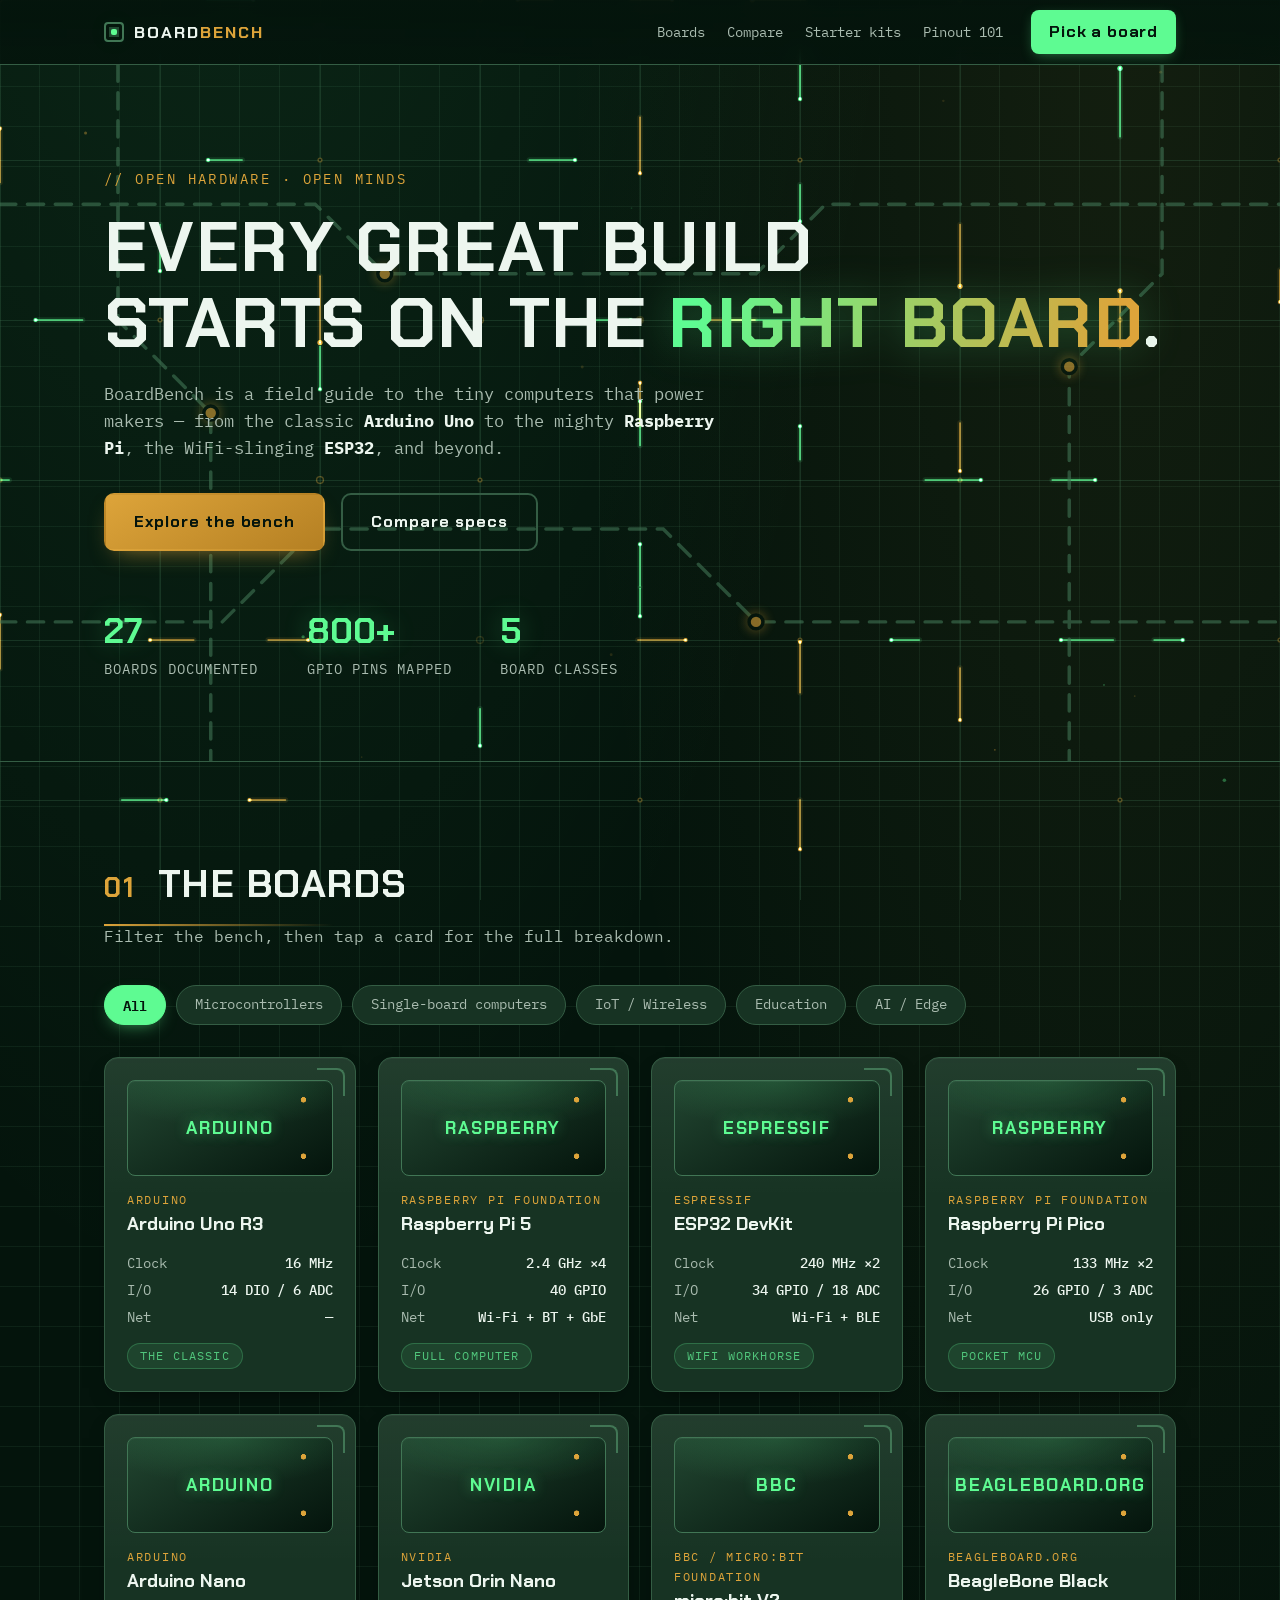
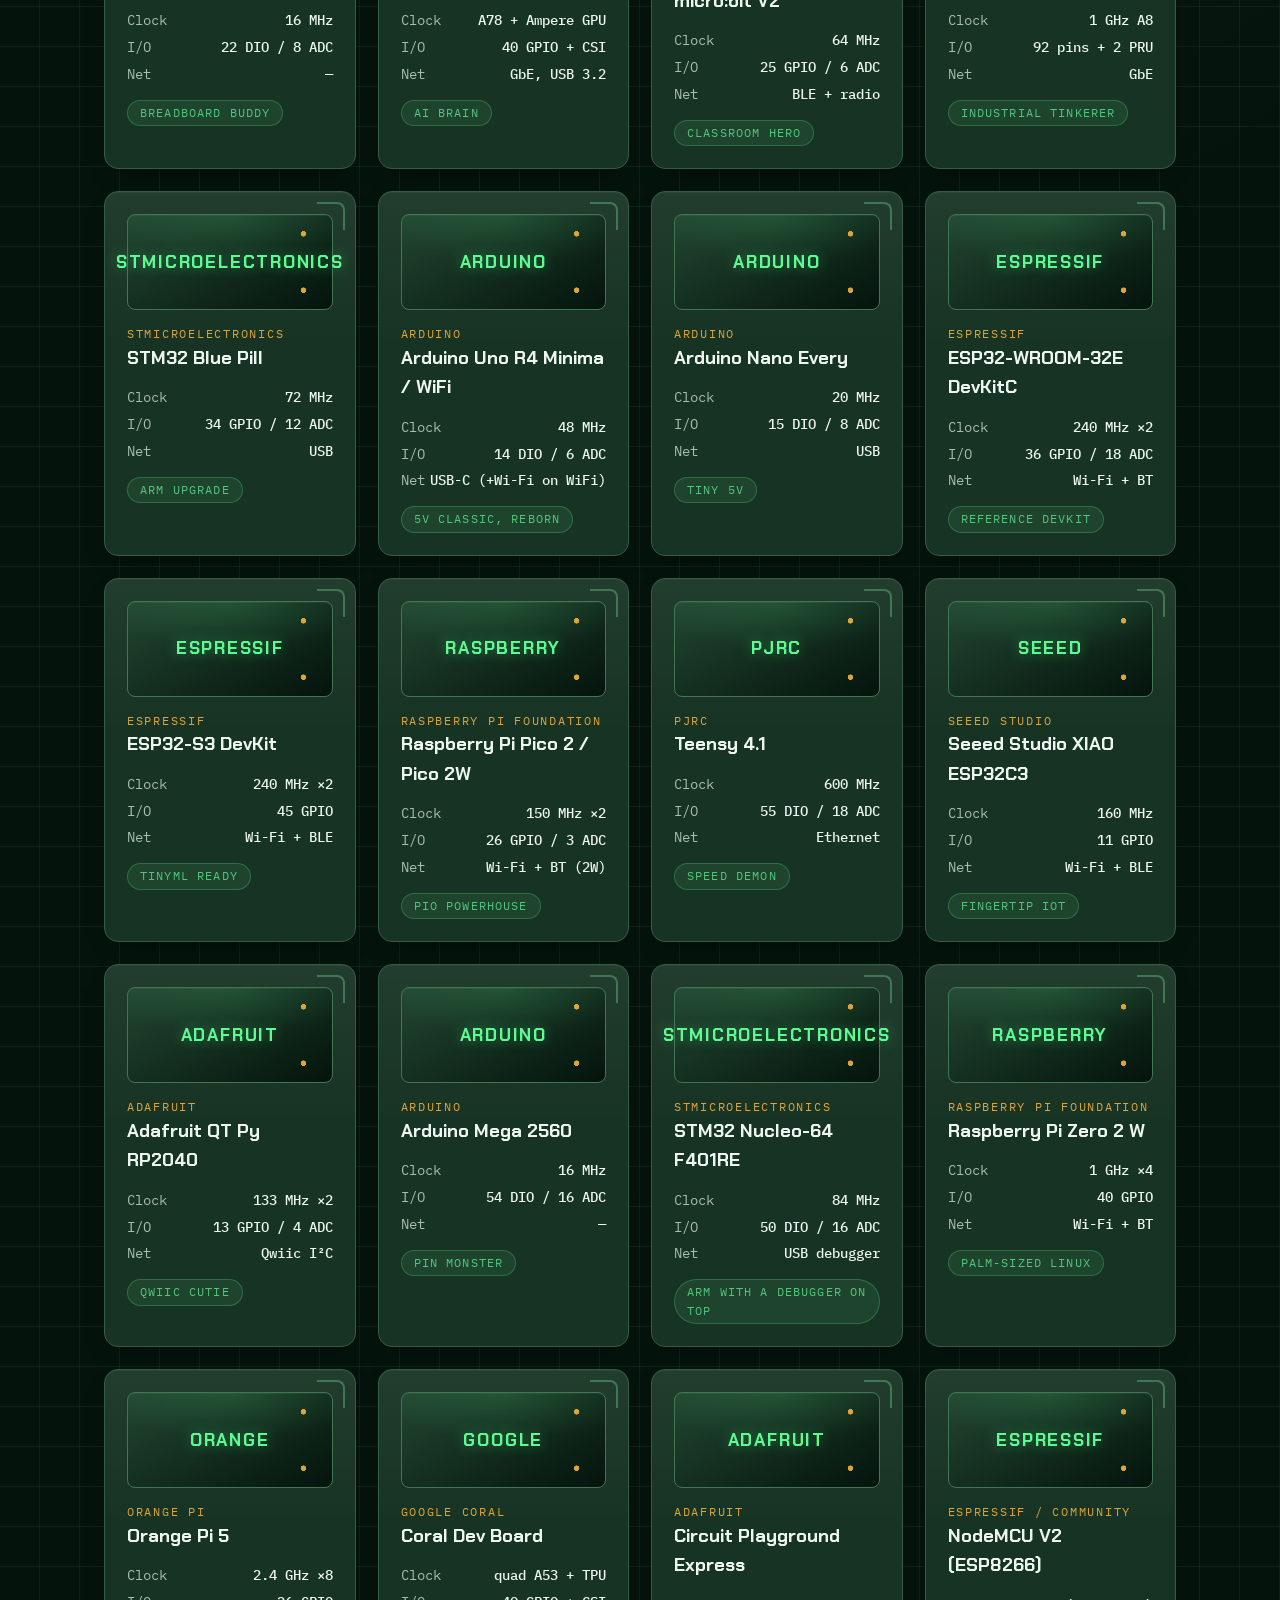
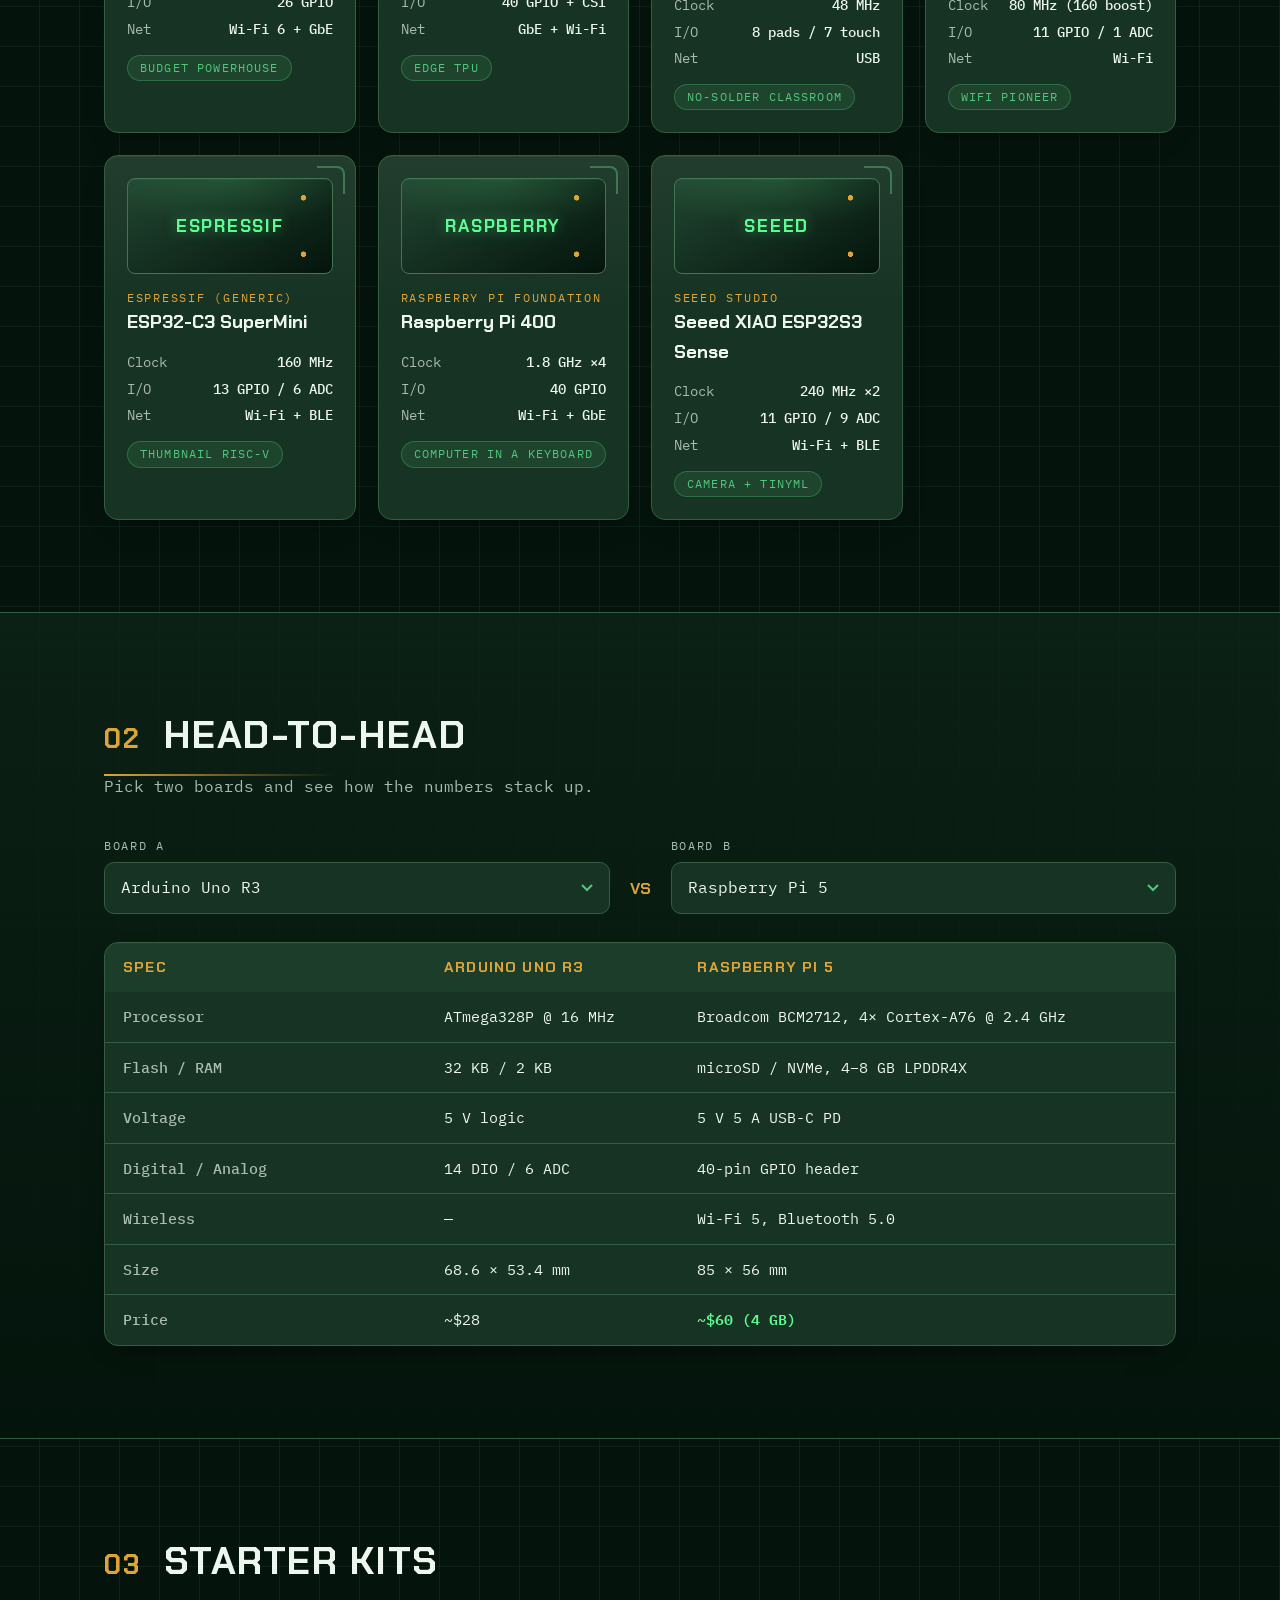
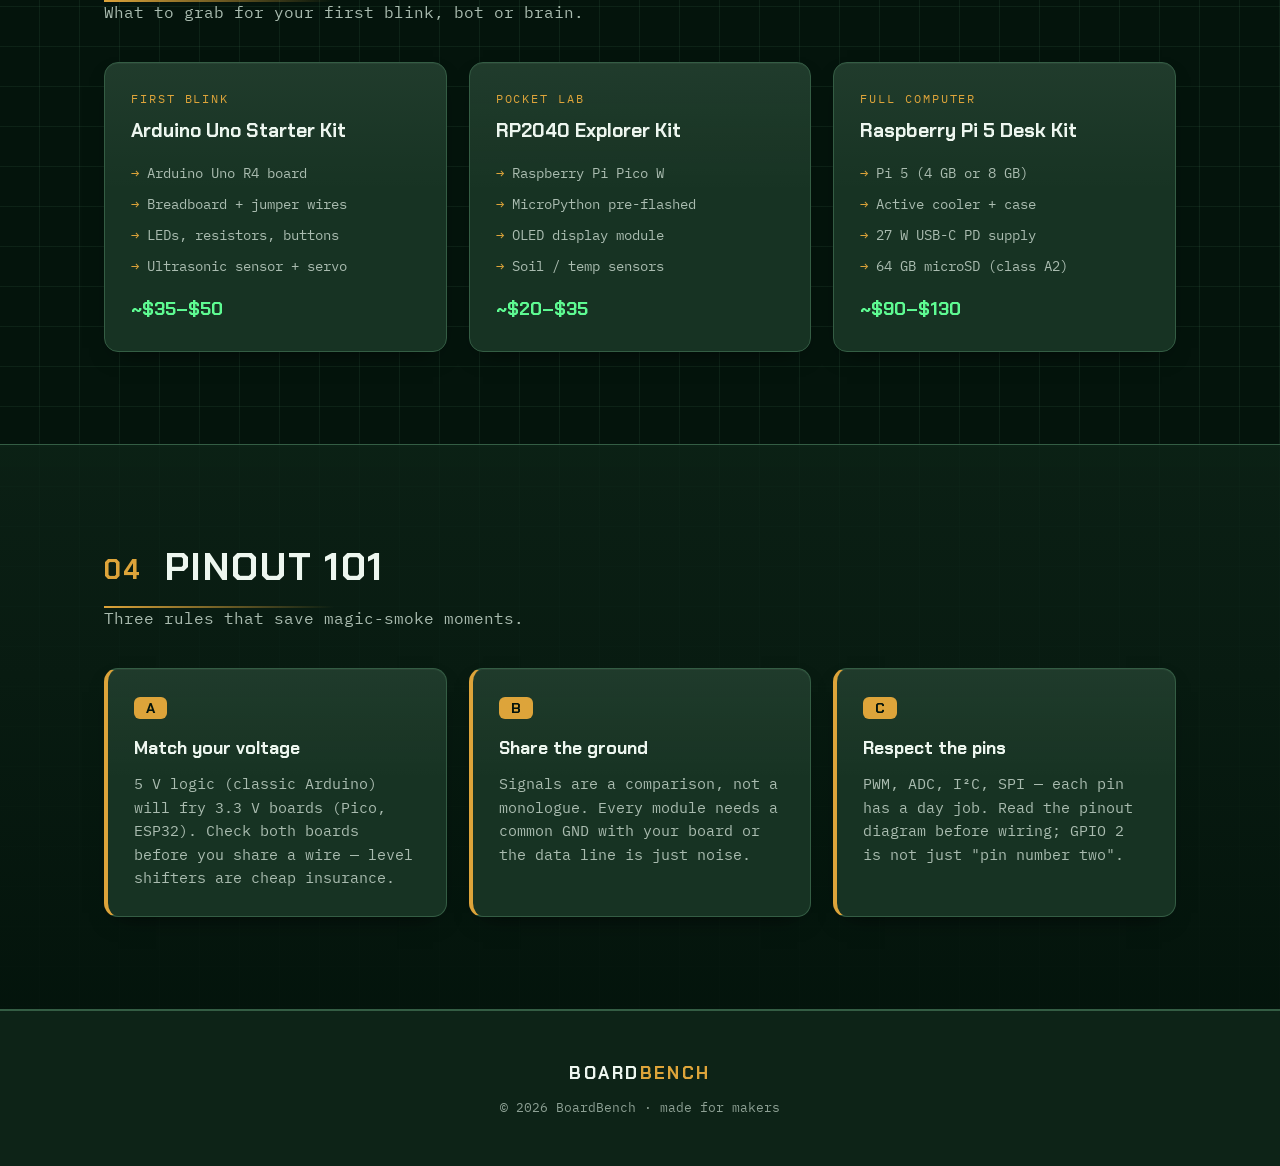
<file: index.html>
<!DOCTYPE html>
<html lang="en">
<head>
<meta charset="UTF-8">
<meta name="viewport" content="width=device-width, initial-scale=1.0">
<title>BoardBench — Dev Boards, Wired Right</title>
<meta name="description" content="BoardBench — explore and compare development boards: Arduino Uno, Raspberry Pi, ESP32 and friends.">
<meta name="theme-color" content="#04140c">
<link rel="preconnect" href="https://fonts.googleapis.com">
<link rel="preconnect" href="https://fonts.gstatic.com" crossorigin>
<link href="https://fonts.googleapis.com/css2?family=Chakra+Petch:wght@400;600;700&family=IBM+Plex+Mono:wght@400;500;600&display=swap" rel="stylesheet">
<link rel="stylesheet" href="css/style.css">
<link rel="icon" href="data:image/svg+xml,<svg xmlns='http://www.w3.org/2000/svg' viewBox='0 0 16 16'><rect width='16' height='16' rx='3' fill='%2304140c'/><rect x='2.5' y='2.5' width='11' height='11' rx='2' fill='%23224631' stroke='%23417655'/><rect x='6.5' y='6.5' width='3' height='3' rx='.5' fill='%235efb92'/><circle cx='13.2' cy='2.8' r='1.1' fill='%23dda43a'/><circle cx='2.8' cy='13.2' r='1.1' fill='%23dda43a'/></svg>">
</head>
<body>

<div class="scroll-progress" aria-hidden="true"></div>
<canvas id="pcb-field" aria-hidden="true"></canvas>

<header class="site-header">
  <div class="wrap header-inner">
    <a class="logo" href="#top" aria-label="BoardBench home">
      <span class="logo-chip" aria-hidden="true"></span>
      <span class="logo-text">BOARD<span class="logo-accent">BENCH</span></span>
    </a>
    <nav class="site-nav" aria-label="Primary">
      <a href="#boards">Boards</a>
      <a href="#compare">Compare</a>
      <a href="#starter">Starter kits</a>
      <a href="#pinout">Pinout 101</a>
    </nav>
    <button class="nav-cta" id="scrollBoardsBtn">Pick a board</button>
  </div>
</header>

<main id="top">

<section class="hero">
  <svg class="hero-traces" viewBox="0 0 1200 600" preserveAspectRatio="xMidYMid slice" aria-hidden="true">
    <path class="trace t1" d="M0,120 H320 L380,180 H700 L760,120 H1200"/>
    <path class="trace t2" d="M0,480 H240 L320,400 H620 L700,480 H1200"/>
    <path class="trace t3" d="M150,0 V220 L230,300 V600"/>
    <path class="trace t4" d="M1050,0 V180 L970,260 V600"/>
    <circle class="via v1" cx="380" cy="180" r="6"/>
    <circle class="via v2" cx="700" cy="480" r="6"/>
    <circle class="via v3" cx="230" cy="300" r="6"/>
    <circle class="via v4" cx="970" cy="260" r="6"/>
  </svg>
  <div class="wrap hero-inner">
    <p class="hero-kicker reveal">// open hardware · open minds</p>
    <h1 class="hero-title reveal">Every great build<br>starts on the <span class="hl">right board</span>.</h1>
    <p class="hero-sub reveal">BoardBench is a field guide to the tiny computers that power makers —
      from the classic <strong>Arduino Uno</strong> to the mighty <strong>Raspberry Pi</strong>,
      the WiFi-slinging <strong>ESP32</strong>, and beyond.</p>
    <div class="hero-actions reveal">
      <button class="btn btn-primary" id="heroExploreBtn">Explore the bench</button>
      <a class="btn btn-ghost" href="#compare">Compare specs</a>
    </div>
    <dl class="hero-stats reveal">
      <div><dt id="statBoards">27</dt><dd>boards documented</dd></div>
      <div><dt id="statGpio">800+</dt><dd>GPIO pins mapped</dd></div>
      <div><dt id="statClass">5</dt><dd>board classes</dd></div>
    </dl>
  </div>
</section>

<section class="section" id="boards">
  <div class="wrap">
    <header class="section-head reveal">
      <h2 class="section-title"><span class="sec-num">01</span> The Boards</h2>
      <p class="section-sub">Filter the bench, then tap a card for the full breakdown.</p>
    </header>
    <div class="filter-bar reveal" role="toolbar" aria-label="Filter boards by class">
      <button class="chip is-active" data-filter="all">All</button>
      <button class="chip" data-filter="microcontroller">Microcontrollers</button>
      <button class="chip" data-filter="sbc">Single-board computers</button>
      <button class="chip" data-filter="iot">IoT / Wireless</button>
      <button class="chip" data-filter="education">Education</button>
      <button class="chip" data-filter="ai">AI / Edge</button>
    </div>
    <div class="board-grid" id="boardGrid"></div>
    <p class="empty-msg" id="emptyMsg" hidden>No boards in that class — try another filter.</p>
  </div>
</section>

<section class="section section-alt" id="compare">
  <div class="wrap">
    <header class="section-head reveal">
      <h2 class="section-title"><span class="sec-num">02</span> Head-to-Head</h2>
      <p class="section-sub">Pick two boards and see how the numbers stack up.</p>
    </header>
    <div class="compare-pickers reveal">
      <label class="pick-field">
        <span>Board A</span>
        <select id="pickA"></select>
      </label>
      <span class="vs-badge" aria-hidden="true">VS</span>
      <label class="pick-field">
        <span>Board B</span>
        <select id="pickB"></select>
      </label>
    </div>
    <div class="compare-table-wrap reveal">
      <table class="compare-table" id="compareTable">
        <thead><tr><th scope="col">Spec</th><th scope="col" id="headA">—</th><th scope="col" id="headB">—</th></tr></thead>
        <tbody id="compareBody"></tbody>
      </table>
    </div>
  </div>
</section>

<section class="section" id="starter">
  <div class="wrap">
    <header class="section-head reveal">
      <h2 class="section-title"><span class="sec-num">03</span> Starter Kits</h2>
      <p class="section-sub">What to grab for your first blink, bot or brain.</p>
    </header>
    <div class="kit-grid">
      <article class="kit-card reveal">
        <p class="kit-tag">first blink</p>
        <h3>Arduino Uno Starter Kit</h3>
        <ul class="kit-list">
          <li>Arduino Uno R4 board</li>
          <li>Breadboard + jumper wires</li>
          <li>LEDs, resistors, buttons</li>
          <li>Ultrasonic sensor + servo</li>
        </ul>
        <p class="kit-price">~$35–$50</p>
      </article>
      <article class="kit-card reveal">
        <p class="kit-tag">pocket lab</p>
        <h3>RP2040 Explorer Kit</h3>
        <ul class="kit-list">
          <li>Raspberry Pi Pico W</li>
          <li>MicroPython pre-flashed</li>
          <li>OLED display module</li>
          <li>Soil / temp sensors</li>
        </ul>
        <p class="kit-price">~$20–$35</p>
      </article>
      <article class="kit-card reveal">
        <p class="kit-tag">full computer</p>
        <h3>Raspberry Pi 5 Desk Kit</h3>
        <ul class="kit-list">
          <li>Pi 5 (4 GB or 8 GB)</li>
          <li>Active cooler + case</li>
          <li>27 W USB-C PD supply</li>
          <li>64 GB microSD (class A2)</li>
        </ul>
        <p class="kit-price">~$90–$130</p>
      </article>
    </div>
  </div>
</section>

<section class="section section-alt" id="pinout">
  <div class="wrap">
    <header class="section-head reveal">
      <h2 class="section-title"><span class="sec-num">04</span> Pinout 101</h2>
      <p class="section-sub">Three rules that save magic-smoke moments.</p>
    </header>
    <div class="pinout-grid">
      <article class="pin-card reveal">
        <span class="pin-num">A</span>
        <h3>Match your voltage</h3>
        <p>5 V logic (classic Arduino) will fry 3.3 V boards (Pico, ESP32). Check both boards before you share a wire — level shifters are cheap insurance.</p>
      </article>
      <article class="pin-card reveal">
        <span class="pin-num">B</span>
        <h3>Share the ground</h3>
        <p>Signals are a comparison, not a monologue. Every module needs a common GND with your board or the data line is just noise.</p>
      </article>
      <article class="pin-card reveal">
        <span class="pin-num">C</span>
        <h3>Respect the pins</h3>
        <p>PWM, ADC, I²C, SPI — each pin has a day job. Read the pinout diagram before wiring; GPIO 2 is not just "pin number two".</p>
      </article>
    </div>
  </div>
</section>

<div class="modal" id="boardModal" hidden>
  <div class="modal-backdrop" data-close></div>
  <div class="modal-card" role="dialog" aria-modal="true" aria-labelledby="modalTitle">
    <button class="modal-close" data-close aria-label="Close details">×</button>
    <div class="modal-body" id="modalBody"></div>
  </div>
</div>

</main>

<footer class="site-footer">
  <div class="wrap footer-inner reveal">
    <p class="footer-brand">BOARD<span class="logo-accent">BENCH</span></p>
    <p class="footer-copy">&copy; 2026 BoardBench · made for makers</p>
  </div>
</footer>

<script src="js/boards-data.js"></script>
<script src="js/main.js"></script>
<script src="js/motion.js"></script>
</body>
</html>
</file>
<file: css/style.css>
/* ============ BoardBench — PCB / silkscreen aesthetic ============ */
/*
   Palette source of truth: OKLCH (perceptually uniform).
   The green surface ramp is stepped in even ~6L increments so each layer reads as a
   distinct plane; all surface chroma stays below C=0.07 so the greens act as the
   composition's neutral baseline and the metal/signal accents carry the colour.
   Hues are unchanged from the original design (green ~157, gold 79, signal green 151,
   alarm red 27) — only lightness and chroma were rebalanced.
*/
:root{
  /* --- green surface ramp (even perceptual steps) --- */
  --pcb-deep:#04140c;     /* oklch(17.5%  0.030  159)  page background      */
  --pcb-dark:#0d2317;     /* oklch(23.5%  0.038  158)  footer / alt bands   */
  --card:#173323;         /* oklch(29.5%  0.046  157)  cards, panels        */
  --pcb:#224631;          /* oklch(36.0%  0.055  157)  raised surfaces      */
  --card-line:#345d44;    /* oklch(44.0%  0.062  156)  hairlines & borders  */
  --trace:#417655;        /* oklch(52.0%  0.078  155)  traces & brackets    */

  /* --- silkscreen text ramp --- */
  --silk:#edf6ef;         /* oklch(96.5%  0.014  155)  primary text         */
  --silk-dim:#aabcb0;     /* oklch(77.8%  0.026  157)  secondary text       */
  --silk-mute:#8da094;    /* oklch(68.8%  0.028  157)  tertiary text        */

  /* --- accents: warm gold / signal green / alarm red --- */
  --copper:#dda43a;       /* oklch(75.5%  0.136   79)  primary accent       */
  --copper-deep:#b58023;  /* oklch(63.8%  0.122   76)  pressed / gradient   */
  --led:#5efb92;          /* oklch(88.0%  0.196  151)  signal accent        */
  --led-dim:#51c67c;      /* oklch(74.0%  0.150  153)  quiet signal         */
  --warn:#fd5f55;         /* oklch(69.0%  0.195   27)  alarm               */

  --radius:14px;
  --font-d:"Chakra Petch",sans-serif;
  --font-m:"IBM Plex Mono",monospace;

  /* --- depth --- */
  --shadow-card:inset 0 1px 0 rgba(237,246,239,.045),
                0 10px 24px -14px rgba(0,0,0,.8);
  --shadow-lift:inset 0 1px 0 rgba(237,246,239,.07),
                0 24px 46px -20px rgba(0,0,0,.9);
  --glow-led:0 0 22px rgba(94,251,146,.34);
  --glow-copper:0 0 22px rgba(221,164,58,.34);
  --ease:cubic-bezier(.22,.61,.36,1);
  --ease-out:cubic-bezier(.23,1,.32,1);   /* strong ease-out — entrances, per motion tokens */
  color-scheme:dark;
}
*{margin:0;padding:0;box-sizing:border-box}
html{scroll-behavior:smooth;scroll-padding-top:84px}
body{
  background:var(--pcb-deep);
  color:var(--silk);
  font-family:var(--font-m);
  font-size:16px;
  line-height:1.6;
  background-image:
    radial-gradient(ellipse 90% 55% at 18% -12%, rgba(94,251,146,.10), transparent 62%),
    radial-gradient(ellipse 65% 45% at 88% 0%, rgba(221,164,58,.07), transparent 68%),
    repeating-linear-gradient(0deg, transparent 0 39px, rgba(65,118,85,.15) 39px 40px),
    repeating-linear-gradient(90deg, transparent 0 39px, rgba(65,118,85,.15) 39px 40px);
}
.wrap{max-width:1120px;margin:0 auto;padding:0 24px}
img{max-width:100%}
button{font:inherit;cursor:pointer}
a{color:inherit}
::selection{background:rgba(221,164,58,.28);color:var(--silk)}
a:focus-visible,button:focus-visible{outline:2px solid var(--led);outline-offset:3px;border-radius:6px}

/* ---------- header ---------- */
.site-header{
  position:sticky;top:0;z-index:50;
  background:linear-gradient(180deg,rgba(4,20,12,.94),rgba(4,20,12,.86));
  backdrop-filter:blur(10px);
  border-bottom:1px solid var(--card-line);
}
.header-inner{display:flex;align-items:center;gap:28px;height:64px}
.logo{display:flex;align-items:center;gap:10px;text-decoration:none}
.logo-chip{
  width:20px;height:20px;border-radius:4px;
  background:var(--pcb);border:2px solid var(--trace);
  box-shadow:inset 0 0 0 3px var(--pcb-deep);
  position:relative;
}
.logo-chip::after{
  content:"";position:absolute;inset:5px;border-radius:2px;
  background:var(--led);box-shadow:var(--glow-led);animation:blink 2.4s infinite;
}
.logo-text{font-family:var(--font-d);font-weight:700;letter-spacing:.12em;font-size:1.05rem}
.logo-accent{color:var(--copper)}
.site-nav{display:flex;gap:22px;margin-left:auto;font-size:.9rem}
.site-nav a{text-decoration:none;color:var(--silk-dim);transition:color .2s var(--ease)}
.site-nav a:hover{color:var(--led)}
.nav-cta{
  background:var(--led);color:var(--pcb-deep);
  border:none;border-radius:8px;padding:9px 18px;
  font-family:var(--font-d);font-weight:700;letter-spacing:.05em;
  box-shadow:0 4px 14px -4px rgba(94,251,146,.45);
  transition:transform .15s var(--ease), box-shadow .15s var(--ease);
}
.nav-cta:hover{transform:translateY(-2px);box-shadow:0 8px 20px -4px rgba(94,251,146,.5)}

/* ---------- hero ---------- */
.hero{position:relative;overflow:hidden;padding:104px 0 80px;border-bottom:1px solid var(--card-line)}
.hero-traces{position:absolute;inset:0;width:100%;height:100%;opacity:.6}
.trace{fill:none;stroke:var(--trace);stroke-width:3;stroke-linecap:round;
  stroke-dasharray:14 10;animation:flow 8s linear infinite}
.t2{animation-duration:11s;animation-direction:reverse}
.t3{animation-duration:9s}
.t4{animation-duration:13s;animation-direction:reverse}
.via{fill:var(--copper);stroke:var(--pcb-deep);stroke-width:3;animation:pulse 3s ease-in-out infinite;filter:drop-shadow(0 0 5px rgba(221,164,58,.75))}
.v2{animation-delay:.7s}.v3{animation-delay:1.4s}.v4{animation-delay:2.1s}
.hero-inner{position:relative}
.hero-kicker{color:var(--copper);letter-spacing:.18em;font-size:.85rem;text-transform:uppercase}
.hero-title{
  font-family:var(--font-d);font-weight:700;
  font-size:clamp(2.4rem,6vw,4.4rem);line-height:1.08;
  margin:18px 0 20px;text-transform:uppercase;letter-spacing:.02em;
  text-wrap:balance;
}
.hl{color:var(--led)}
@supports ((-webkit-background-clip:text) or (background-clip:text)){
  .hl{
    background:linear-gradient(96deg,var(--led) 6%,var(--copper) 94%);
    -webkit-background-clip:text;background-clip:text;
    color:transparent;
    filter:drop-shadow(0 0 20px rgba(94,251,146,.3));
  }
}
.hero-sub{max-width:620px;color:var(--silk-dim);font-size:1.05rem}
.hero-sub strong{color:var(--silk)}
.hero-actions{display:flex;gap:16px;margin:32px 0 52px;flex-wrap:wrap}
.btn{
  display:inline-block;border-radius:10px;padding:14px 28px;
  font-family:var(--font-d);font-weight:700;letter-spacing:.06em;
  text-decoration:none;border:2px solid transparent;
  transition:transform .18s var(--ease), box-shadow .18s var(--ease),
             border-color .18s var(--ease), color .18s var(--ease);
}
.btn-primary{
  background:linear-gradient(150deg,var(--copper),var(--copper-deep));
  color:var(--pcb-deep);
  box-shadow:0 10px 24px -12px rgba(221,164,58,.7);
}
.btn-primary:hover{transform:translateY(-3px);box-shadow:var(--glow-copper),0 16px 30px -12px rgba(221,164,58,.8)}
.btn-ghost{border-color:var(--card-line);color:var(--silk)}
.btn-ghost:hover{border-color:var(--led-dim);color:var(--led)}
.hero-stats{display:flex;gap:48px;flex-wrap:wrap}
.hero-stats dt{font-family:var(--font-d);font-weight:700;font-size:2.2rem;color:var(--led);text-shadow:0 0 26px rgba(94,251,146,.3);font-variant-numeric:tabular-nums}
.hero-stats dd{color:var(--silk-dim);font-size:.85rem;letter-spacing:.08em;text-transform:uppercase}

/* ---------- sections ---------- */
.section{padding:92px 0}
.section-alt{
  background:linear-gradient(180deg,rgba(13,35,23,.85),rgba(4,20,12,.9));
  border-block:1px solid var(--card-line);
}
.section-head{margin-bottom:36px}
.section-title{font-family:var(--font-d);font-weight:700;font-size:clamp(1.6rem,3.5vw,2.4rem);text-transform:uppercase;letter-spacing:.04em}
.sec-num{color:var(--copper);font-size:.7em;margin-right:12px;vertical-align:middle}
.section-sub{color:var(--silk-dim);margin-top:8px}

/* ---------- filter chips ---------- */
.filter-bar{display:flex;gap:10px;flex-wrap:wrap;margin-bottom:32px}
.chip{
  background:var(--card);border:1px solid var(--card-line);color:var(--silk-dim);
  border-radius:999px;padding:8px 18px;font-size:.85rem;
  transition:background .16s var(--ease), border-color .16s var(--ease),
             color .16s var(--ease), transform .16s var(--ease);
}
.chip:hover{border-color:var(--led-dim);color:var(--silk);transform:translateY(-1px)}
.chip.is-active{
  background:var(--led);border-color:var(--led);color:var(--pcb-deep);font-weight:600;
  box-shadow:0 6px 18px -8px rgba(94,251,146,.7);
}
.chip.is-active:hover{color:var(--pcb-deep)}

/* ---------- board cards ---------- */
.board-grid{display:grid;grid-template-columns:repeat(auto-fill,minmax(250px,1fr));gap:22px}
.empty-msg{color:var(--silk-dim);text-align:center;padding:40px 0}
.board-card{
  position:relative;
  background:linear-gradient(180deg,rgba(237,246,239,.05),rgba(237,246,239,0) 42%),var(--card);
  border:1px solid var(--card-line);
  border-radius:var(--radius);padding:22px;text-align:left;color:inherit;
  display:flex;flex-direction:column;gap:14px;
  box-shadow:var(--shadow-card);
  transition:transform .22s var(--ease), border-color .22s var(--ease),
             box-shadow .22s var(--ease);
  overflow:hidden;
}
.board-card::before{ /* silkscreen corner bracket */
  content:"";position:absolute;top:10px;right:10px;width:26px;height:26px;
  border-top:2px solid var(--trace);border-right:2px solid var(--trace);border-radius:0 8px 0 0;
  transition:border-color .22s var(--ease);
}
.board-card{cursor:pointer}
.board-card:focus-visible{outline:2px solid var(--led);outline-offset:3px}
.board-card:hover{
  transform:translateY(-6px);
  border-color:var(--led-dim);
  box-shadow:var(--shadow-lift),0 0 0 1px rgba(94,251,146,.18),0 18px 34px -22px rgba(94,251,146,.5);
}
.board-card:hover::before{border-color:var(--led-dim)}
.board-vis{
  height:96px;border-radius:8px;
  border:1px solid var(--trace);
  display:flex;align-items:center;justify-content:center;
  font-family:var(--font-d);font-weight:700;color:var(--led);letter-spacing:.1em;font-size:1.1rem;
  text-shadow:0 0 14px rgba(94,251,146,.45);
  background-image:
    radial-gradient(circle at 86% 20%, var(--copper) 0 2.5px, transparent 3px),
    radial-gradient(circle at 86% 80%, var(--copper) 0 2.5px, transparent 3px),
    radial-gradient(ellipse 90% 70% at 50% 0%, rgba(94,251,146,.14), transparent 72%),
    linear-gradient(150deg,var(--pcb),var(--pcb-deep));
  box-shadow:inset 0 1px 0 rgba(237,246,239,.05);
}
.board-name{font-family:var(--font-d);font-weight:700;font-size:1.15rem}
.board-maker{color:var(--copper);font-size:.78rem;letter-spacing:.14em;text-transform:uppercase}
.board-quick{list-style:none;display:flex;flex-direction:column;gap:5px;font-size:.85rem;color:var(--silk-dim)}
.board-quick b{color:var(--silk);font-weight:500;float:right}
.board-tag{
  align-self:flex-start;font-size:.72rem;letter-spacing:.1em;text-transform:uppercase;
  background:rgba(81,198,124,.12);color:var(--led-dim);
  border:1px solid rgba(81,198,124,.32);border-radius:999px;padding:3px 12px;
}

/* ---------- compare ---------- */
.compare-pickers{display:flex;align-items:flex-end;gap:20px;flex-wrap:wrap;margin-bottom:28px}
.pick-field{display:flex;flex-direction:column;gap:6px;flex:1;min-width:220px}
.pick-field span{font-size:.78rem;letter-spacing:.14em;text-transform:uppercase;color:var(--silk-dim)}
select{
  appearance:none;background:var(--card);border:1px solid var(--card-line);color:var(--silk);
  border-radius:10px;padding:12px 40px 12px 16px;font:inherit;
  background-image:url("data:image/svg+xml,%3Csvg xmlns='http://www.w3.org/2000/svg' width='12' height='8'%3E%3Cpath d='M1 1l5 5 5-5' stroke='%2351c67c' stroke-width='2' fill='none'/%3E%3C/svg%3E");
  background-repeat:no-repeat;background-position:right 16px center;
  transition:border-color .16s var(--ease);
}
select:hover{border-color:var(--led-dim)}
select:focus-visible{outline:2px solid var(--led);outline-offset:1px}
.vs-badge{font-family:var(--font-d);font-weight:700;color:var(--copper);padding-bottom:12px}
.compare-table-wrap{overflow-x:auto;border:1px solid var(--card-line);border-radius:var(--radius);background:var(--card);box-shadow:var(--shadow-card)}
.compare-table{width:100%;border-collapse:collapse;font-size:.92rem;min-width:520px;font-variant-numeric:tabular-nums}
.compare-table th,.compare-table td{padding:13px 18px;text-align:left;border-bottom:1px solid var(--card-line)}
.compare-table thead th{font-family:var(--font-d);text-transform:uppercase;letter-spacing:.08em;color:var(--copper);background:rgba(34,70,49,.55)}
.compare-table tbody th{color:var(--silk-dim);font-weight:500;width:30%}
.compare-table td.win{color:var(--led);font-weight:600}
.compare-table tr:last-child th,.compare-table tr:last-child td{border-bottom:none}

/* ---------- starter kits ---------- */
.kit-grid{display:grid;grid-template-columns:repeat(auto-fit,minmax(260px,1fr));gap:22px}
.kit-card{
  background:linear-gradient(180deg,rgba(237,246,239,.045),rgba(237,246,239,0) 45%),var(--card);
  border:1px solid var(--card-line);border-radius:var(--radius);padding:26px;
  box-shadow:var(--shadow-card);
  transition:transform .22s var(--ease), border-color .22s var(--ease), box-shadow .22s var(--ease);
}
.kit-card:hover{
  border-color:var(--copper);transform:translateY(-4px);
  box-shadow:var(--shadow-lift),0 0 0 1px rgba(221,164,58,.2),0 18px 34px -22px rgba(221,164,58,.5);
}
.kit-tag{color:var(--copper);font-size:.75rem;letter-spacing:.16em;text-transform:uppercase}
.kit-card h3{font-family:var(--font-d);margin:8px 0 14px;font-size:1.2rem}
.kit-list{list-style:none;display:flex;flex-direction:column;gap:8px;font-size:.9rem;color:var(--silk-dim)}
.kit-list li::before{content:"→ ";color:var(--copper)}
.kit-price{margin-top:18px;font-family:var(--font-d);font-weight:700;color:var(--led);font-size:1.15rem}

/* ---------- pinout ---------- */
.pinout-grid{display:grid;grid-template-columns:repeat(auto-fit,minmax(260px,1fr));gap:22px}
.pin-card{
  background:linear-gradient(180deg,rgba(237,246,239,.04),rgba(237,246,239,0) 45%),var(--card);
  border:1px solid var(--card-line);border-left:4px solid var(--copper);
  border-radius:var(--radius);padding:26px;box-shadow:var(--shadow-card);
}
.pin-num{font-family:var(--font-d);font-weight:700;color:var(--pcb-deep);background:var(--copper);border-radius:6px;padding:2px 12px;font-size:.9rem}
.pin-card h3{font-family:var(--font-d);margin:14px 0 10px;font-size:1.1rem}
.pin-card p{color:var(--silk-dim);font-size:.92rem}

/* ---------- modal ---------- */
.modal{position:fixed;inset:0;z-index:100;display:flex;align-items:center;justify-content:center;padding:24px}
.modal[hidden]{display:none}
.modal-backdrop{position:absolute;inset:0;background:rgba(2,10,6,.8);backdrop-filter:blur(6px)}
.modal-card{
  position:relative;
  background:linear-gradient(180deg,rgba(237,246,239,.05),rgba(237,246,239,0) 30%),var(--card);
  border:1px solid var(--trace);
  border-radius:var(--radius);max-width:560px;width:100%;max-height:85vh;overflow-y:auto;
  box-shadow:0 32px 70px -24px rgba(0,0,0,.9),0 0 0 1px rgba(94,251,146,.1);
  animation:pop .25s var(--ease);
}
.modal-close{position:absolute;top:12px;right:14px;background:none;border:none;color:var(--silk-dim);font-size:1.7rem;line-height:1;transition:color .15s var(--ease)}
.modal-close:hover{color:var(--warn)}
.modal-body{padding:32px}
.modal-body .board-vis{height:120px;margin-bottom:18px}
.modal-body h3{font-family:var(--font-d);font-size:1.6rem;text-transform:uppercase}
.modal-maker{color:var(--copper);letter-spacing:.14em;text-transform:uppercase;font-size:.8rem;margin-bottom:14px}
.modal-desc{color:var(--silk-dim);margin-bottom:20px}
.spec-list{list-style:none;display:grid;grid-template-columns:1fr 1fr;gap:10px 20px;font-size:.9rem}
.spec-list li{display:flex;justify-content:space-between;gap:10px;border-bottom:1px dashed var(--card-line);padding-bottom:6px}
.spec-list b{color:var(--led);font-weight:500;text-align:right}
.modal-github{display:inline-block;margin-top:22px;color:var(--copper);text-decoration:none;border-bottom:1px dashed var(--copper);font-size:.88rem}
.modal-github:hover{color:var(--led);border-color:var(--led)}

/* ---------- footer ---------- */
.site-footer{border-top:1px solid var(--card-line);background:var(--pcb-dark);padding:48px 0}
.footer-inner{text-align:center;display:flex;flex-direction:column;gap:10px}
.footer-brand{font-family:var(--font-d);font-weight:700;letter-spacing:.14em;font-size:1.1rem}
.footer-copy{color:var(--silk-mute);font-size:.82rem}

/* ---------- motion: progress trace, reveals, particle field ---------- */

/* current charging along the top edge as you scroll */
.scroll-progress{
  position:fixed;top:0;left:0;width:100%;height:2px;z-index:60;
  background:linear-gradient(90deg,var(--led),var(--copper));
  box-shadow:0 0 10px rgba(221,164,58,.55);
  transform:scaleX(0);transform-origin:0 50%;pointer-events:none;
}

/* PCB current field — fixed layer under content */
#pcb-field{position:fixed;inset:0;width:100%;height:100%;z-index:-1;pointer-events:none}

/* reveals only exist when JS is present (.js-anim), so no-JS never hides content */
.js-anim .reveal{
  opacity:0;transform:translate3d(0,12px,0);
  transition:opacity .6s var(--ease-out),transform .6s var(--ease-out);
  transition-delay:calc(var(--i,0) * 50ms);
}
.js-anim .reveal.is-in{opacity:1;transform:none}

/* section headings etch a trace as they arrive */
.js-anim .section-title{position:relative}
.js-anim .section-head .section-title::after{
  content:"";position:absolute;left:0;bottom:-10px;height:2px;
  width:min(230px,45%);
  background:linear-gradient(90deg,var(--copper),rgba(221,164,58,0));
  transform:scaleX(0);transform-origin:0 50%;
  transition:transform .85s var(--ease-out) .18s;
}
.js-anim .section-head.is-in .section-title::after{transform:scaleX(1)}

/* compare rows fade in sequence */
.js-anim .compare-table-wrap tbody tr{
  opacity:0;transform:translateY(8px);
  transition:opacity .5s var(--ease-out),transform .5s var(--ease-out);
  transition-delay:calc(var(--ri,0) * 55ms);
}
.compare-table-wrap tbody tr:nth-child(1){--ri:0}
.compare-table-wrap tbody tr:nth-child(2){--ri:1}
.compare-table-wrap tbody tr:nth-child(3){--ri:2}
.compare-table-wrap tbody tr:nth-child(4){--ri:3}
.compare-table-wrap tbody tr:nth-child(5){--ri:4}
.compare-table-wrap tbody tr:nth-child(6){--ri:5}
.compare-table-wrap tbody tr:nth-child(7){--ri:6}
.js-anim .compare-table-wrap.is-in tbody tr{opacity:1;transform:none}


/* ---------- keyframes ---------- */
@keyframes blink{0%,92%,100%{opacity:1}94%,98%{opacity:.15}}
@keyframes flow{to{stroke-dashoffset:-240}}
@keyframes pulse{0%,100%{opacity:.5;r:5}50%{opacity:1;r:7}}
@keyframes pop{from{transform:scale(.94);opacity:0}to{transform:scale(1);opacity:1}}

/* ---------- responsive ---------- */
@media (max-width:760px){
  .site-nav{display:none}
  .header-inner{gap:12px}
  .hero{padding:68px 0 56px}
  .hero-stats{gap:28px}
  .section{padding:64px 0}
  .spec-list{grid-template-columns:1fr}
}

/* ---------- motion preferences ---------- */
@media (prefers-reduced-motion:reduce){
  html{scroll-behavior:auto}
  *,*::before,*::after{animation-duration:.001ms!important;animation-iteration-count:1!important;transition-duration:.001ms!important}
}
</file>
